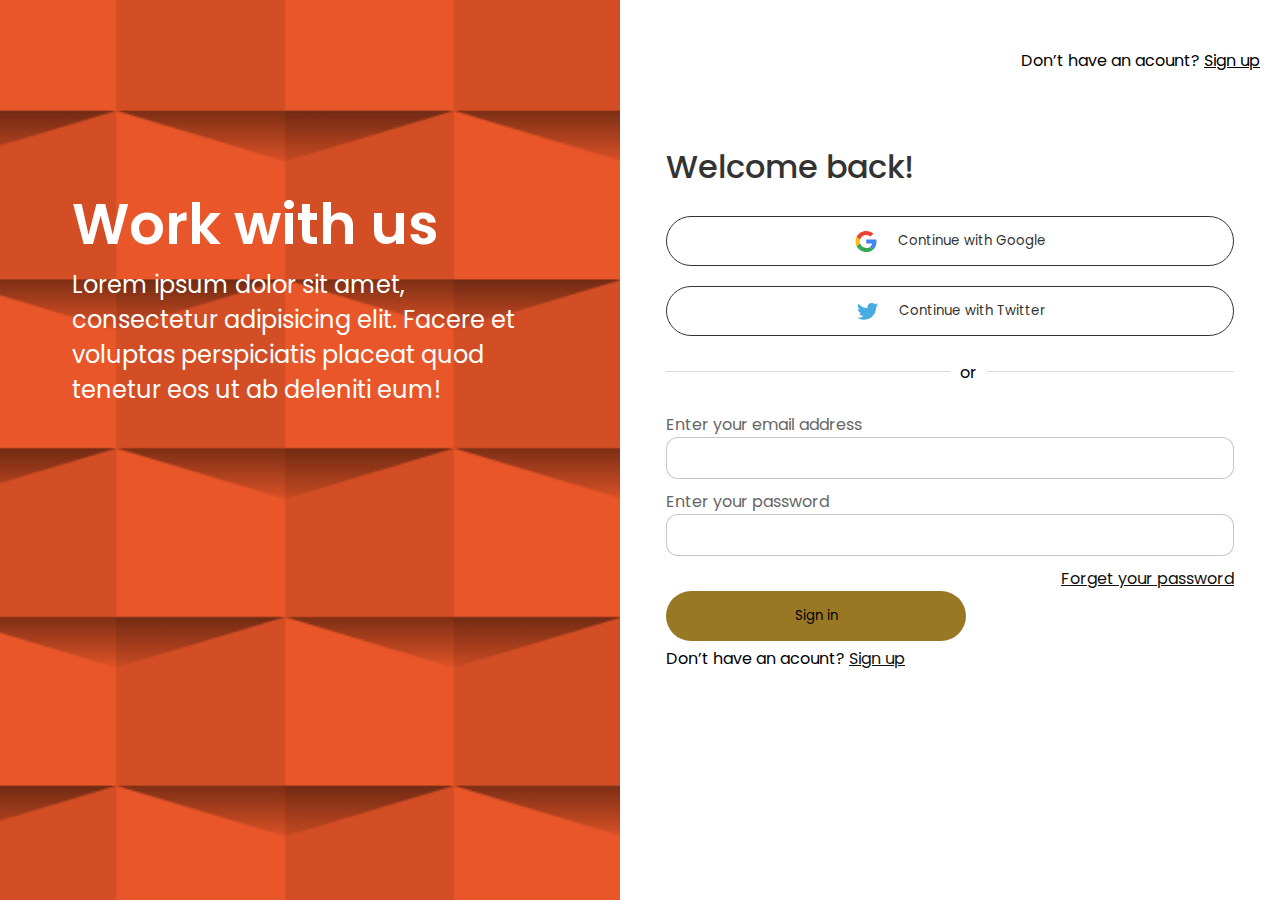
<file: Assignment 15/index.html>
<!DOCTYPE html>
<html lang="en">
    <head>
        <meta charset="UTF-8">
        <meta name="viewport" content="width=device-width, initial-scale=1.0">
        <link rel="stylesheet" href="./style.css">
        <title>Document</title>
    </head>
    <body>
        <main>
            <section class="left-side">
                <div class="left-side-text">
                    <h1>Work with us</h1>
                    <p>Lorem ipsum dolor sit amet, consectetur adipisicing elit.
                        Facere et voluptas perspiciatis placeat quod tenetur eos
                        ut ab deleniti eum!
                    </p>
                </div>
            </section>
            <section class="right-side">
                <p class="sign-up-hint">Don’t have an acount? <a href="#">Sign
                        up</a>
                </p>
                <div class="log-in-container">
                    <div class="log-in-auto">
                        <p class="welcome">Welcome back!</p>
                        <button class="google auto-button">
                            <img src="./Images/Social media logo1.svg" alt>
                            Continue with Google
                        </button>
                        <button class="twitter auto-button">
                            <img src="./Images/Social media logo.svg" alt>
                            Continue with Twitter
                        </button>
                    </div>
                    <div class="seprator">or</div>
                    <form action="#" onsubmit="return false">
                        <div class="log-in-manual">
                            <div class="email-container">
                                <p class="mail-valid valid">Email is valid</p>
                                <p class="mail-n-valid n-valid">Email not
                                    valid</p>
                                <label for="email">Enter your email address</label>
                                <input type="text" id="email" autofocus
                                    class="email input-feild">
                            </div>
                            <div class="pass-container">
                                <p class="pass-valid valid">password is
                                    valid</p>
                                <p class="pass-n-valid n-valid">password
                                    not
                                    valid</p>
                                <label for="pass">Enter your password</label>
                                <input type="password" autocomplete="off"
                                    id="pass"
                                    class="password input-feild">
                            </div>
                            <a href="#" class="forget-pass">Forget your password</a>
                        </div>
                        <button type="submit" class="sign-in-btn">Sign
                            in</button>
                        <p class="sign-up-hint1">
                            Don’t have an acount?
                            <a href="#">Sign up</a>
                        </p>
                    </form>
                </div>
            </section>
        </main>
    </body>
    <script src="./script.js"></script>
</html>
</file>
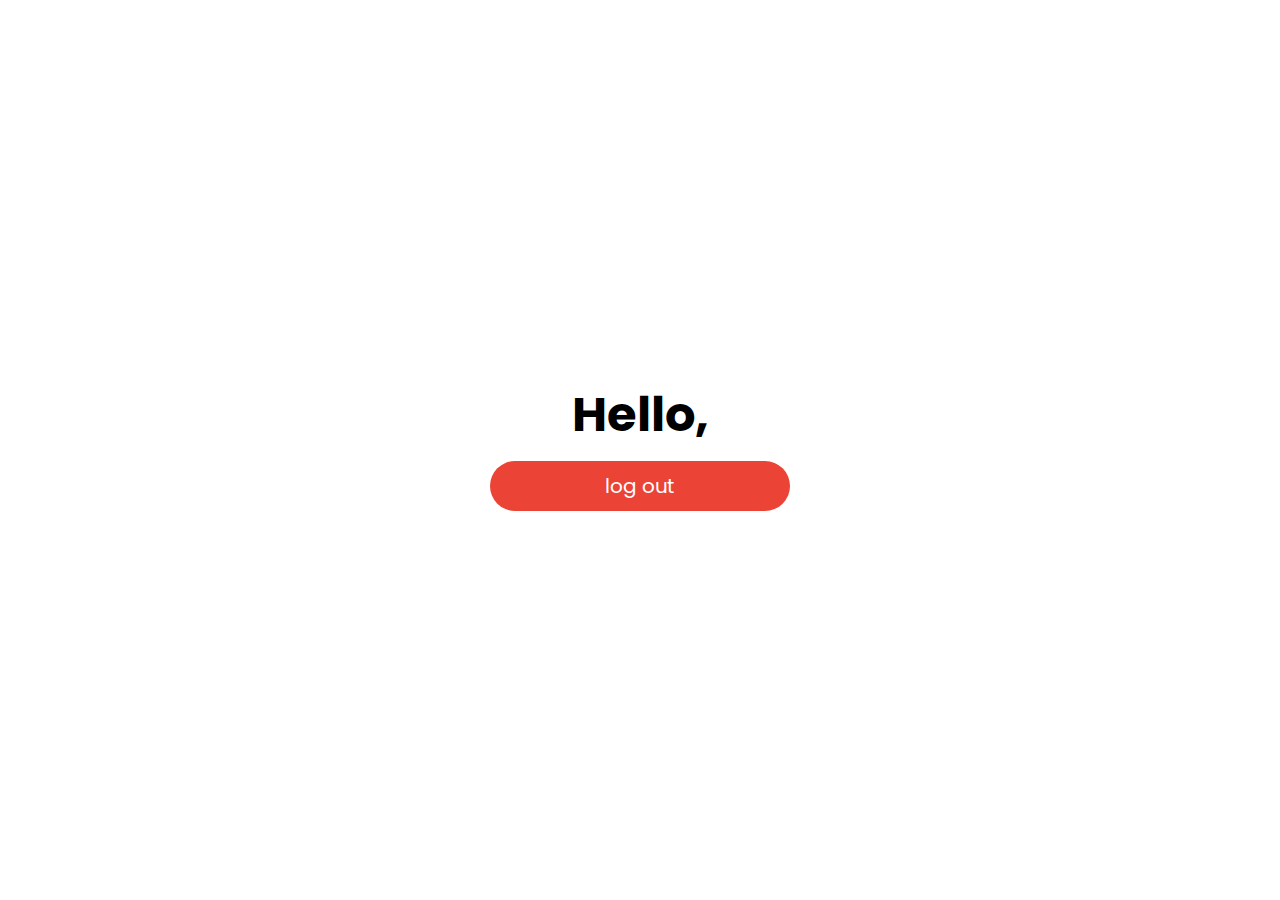
<file: Assignment 15/profile/index.html>
<!DOCTYPE html>
<html lang="en">
    <head>
        <meta charset="UTF-8">
        <meta name="viewport" content="width=device-width, initial-scale=1.0">
        <link rel="stylesheet" href="style.css">
        <title>Document</title>
    </head>
    <body>
        <h1 class="welcome-user">Hello, </h1>
        <button class="log-out">log out</button>
    </body>
    <script src="./script.js"></script>
</html>
</file>
<file: Assignment 15/style.css>
@import url('https://fonts.googleapis.com/css2?family=Poppins:wght@100;200;300;400;500;600;700;800&family=Rubik:ital,wght@0,300;0,400;0,500;0,600;0,700;0,800;1,300;1,400;1,500;1,600;1,700;1,800&family=Ubuntu:ital@1&display=swap');
*{
    margin: 0;
    padding: 0;
    font-family: 'Poppins', sans-serif;
}

main{
    display: flex;
}

.left-side{
    background-image: url(./Images/protruding-squares-orange-background.png);
    background-size: cover;
    width: 50%;
    height: 100vh;
    overflow: hidden;
}

.left-side .left-side-text{
    width: 482px;
    margin-top: 182px;
    margin-left: 72px;

}

.left-side h1{
    color: #FFFFFF;
    font-size: 56px;
    font-weight: 600;
}

.left-side p{
    font-size: 24px;
    font-weight: 400;
    color: #ffffff;
}

.right-side{
    display: flex;
    flex-direction: column;
    align-items: center;
    width: 50%;
    padding: 48px 20px;
}

.sign-up-hint{
    align-self: flex-end;
    font-size: 16px;
}

.sign-up-hint a{
    color: black;
}

.log-in-auto{
    display: flex;
    flex-direction: column;
}

.log-in-container{
    width: 568px;
    margin-top: 70px;
    position: relative;
}

.auto-button{
    color: #333333;
    background-color: #FFF;
    border: 1px solid #333333;
    border-radius: 40px;
    display: flex;
    justify-content: center;
    align-items: center;
    gap: 20px;
    height: 50px;
    margin-bottom: 20px;
    -webkit-border-radius: 40px;
    -moz-border-radius: 40px;
    -ms-border-radius: 40px;
    -o-border-radius: 40px;
    cursor: pointer;
}

.auto-button img{
    width: 24px;
}

.twitter{
    margin-bottom: 35px;
}

.log-in-auto{
    border-bottom: 1px solid #66666640;
}

.welcome{
    font-size: 32px;
    font-weight: 500;
    margin-bottom: 25px;
    color: #333333;
}

.seprator{
    position: absolute;
    left: 50%;
    padding: 10px;
    top: 207px;
    background-color: #FFFFFF;
}

.log-in-manual{
    margin-top: 40px;
    display: flex;
    flex-direction: column;
}


.input-feild{
    border-radius: 12px;
    border: 1px solid #33333346;
    outline: none;
    padding: 10px;
    -webkit-border-radius: 12px;
    -moz-border-radius: 12px;
    -ms-border-radius: 12px;
    -o-border-radius: 12px;
    margin-bottom: 10px;
}

.log-in-manual label{
    color: #666666;
    font-size: 16px;
    font-weight: 400; 
    width: fit-content;
}

.log-in-manual>div{
    display: flex;
    flex-direction: column;
    position: relative;
}

.forget-pass{
    color: #111111;
    align-self: flex-end;
}

.sign-in-btn{
    width: 300px;
    border-radius: 32px;
    background-color: #997825;
    border: none;
    height: 50px;
    margin-bottom: 5px;
    -webkit-border-radius: 32px;
    -moz-border-radius: 32px;
    -ms-border-radius: 32px;
    -o-border-radius: 32px;
    cursor: pointer;
}

.sign-up-hint1 a{
    color: #111111;
}

/* .hide{
    display: none;
} */

.valid,.n-valid{
    align-self: flex-end;
    position: absolute;
    right: 20px;
}

.valid{
    color: #00ff00;
    display: none;
}

.n-valid{
    color: #ff0000;
    display: none;
}
</file>
<file: Assignment 15/profile/style.css>
@import url('https://fonts.googleapis.com/css2?family=Poppins:wght@100;200;300;400;500;600;700;800&family=Rubik:ital,wght@0,300;0,400;0,500;0,600;0,700;0,800;1,300;1,400;1,500;1,600;1,700;1,800&family=Ubuntu:ital@1&display=swap');


*{
    margin: 0px;
    font-family: 'Poppins', sans-serif;
}

body{
    width: 100vw;
    height: 100vh;
    display: flex;
    flex-direction: column;
    justify-content: center;
    align-items: center;
}

h1{
    font-size: 48px;
}

button{
    width: 300px;
    margin: 10px;
    padding: 10px;
    border-radius: 32px;
    -webkit-border-radius: 32px;
    -moz-border-radius: 32px;
    -ms-border-radius: 32px;
    -o-border-radius: 32px;
    border: none;
    background-color: #EB4335;
    color: #fff;
    font-size: 20px;
    font-weight: 400;
    cursor: pointer;
}
</file>
